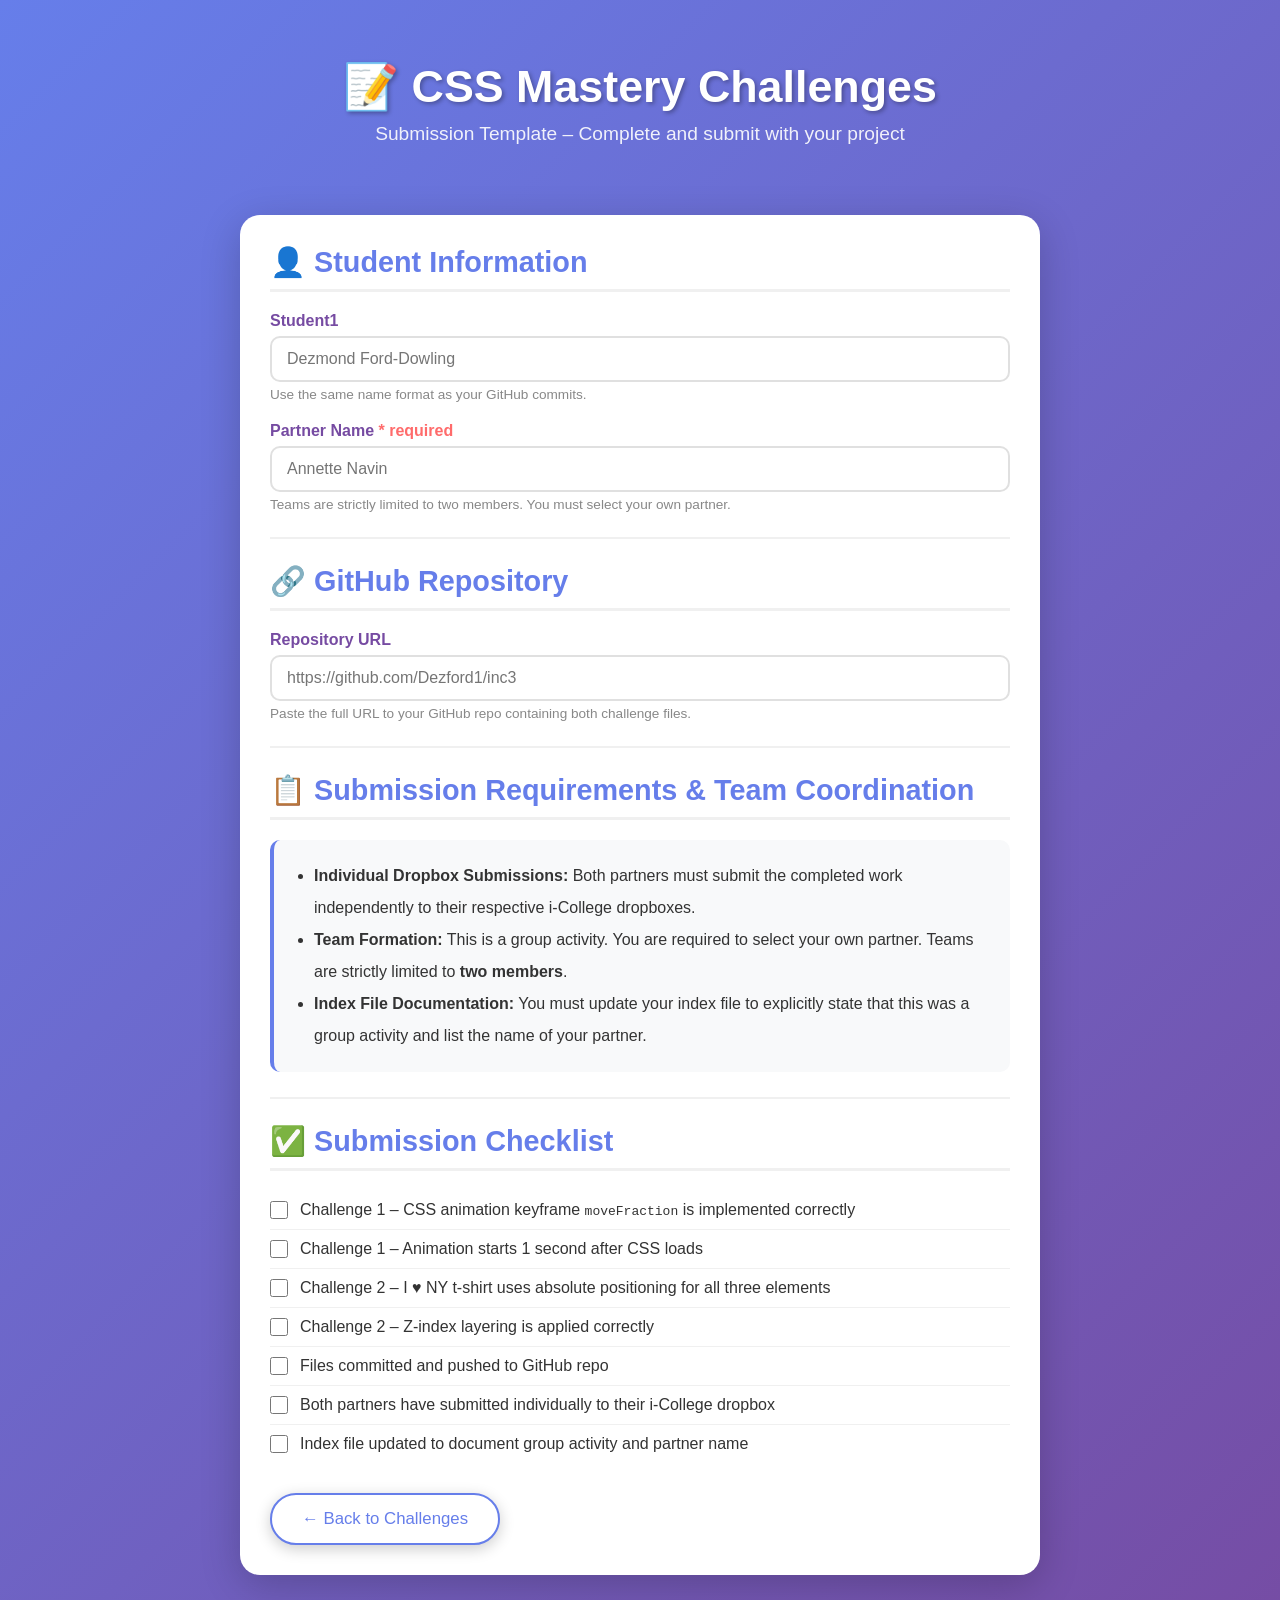
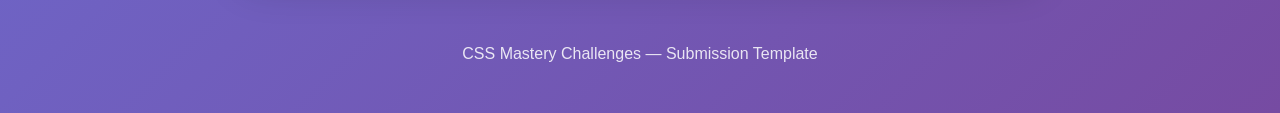
<file: index.html>
<!doctype html>
<html lang="en">
  <head>
    <meta charset="UTF-8" />
    <meta name="viewport" content="width=device-width, initial-scale=1.0" />
    <title>CSS Mastery Challenges – Submission</title>
    <style>
      * {
        margin: 0;
        padding: 0;
        box-sizing: border-box;
      }

      body {
        font-family: "Segoe UI", Tahoma, Geneva, Verdana, sans-serif;
        background: linear-gradient(135deg, #667eea 0%, #764ba2 100%);
        min-height: 100vh;
        padding: 20px;
        color: #333;
      }

      .container {
        max-width: 800px;
        margin: 0 auto;
      }

      header {
        text-align: center;
        color: white;
        padding: 40px 20px;
      }

      header h1 {
        font-size: 2.8em;
        margin-bottom: 10px;
        text-shadow: 2px 2px 4px rgba(0, 0, 0, 0.3);
      }

      header p {
        font-size: 1.2em;
        opacity: 0.9;
      }

      .card {
        background: white;
        border-radius: 20px;
        padding: 30px;
        box-shadow: 0 10px 40px rgba(0, 0, 0, 0.2);
        margin-top: 30px;
      }

      .card h2 {
        color: #667eea;
        font-size: 1.8em;
        margin-bottom: 20px;
        padding-bottom: 10px;
        border-bottom: 3px solid #f0f0f0;
      }

      .form-group {
        margin-bottom: 20px;
      }

      .form-group label {
        display: block;
        font-weight: 600;
        color: #764ba2;
        margin-bottom: 6px;
        font-size: 1em;
      }

      .form-group input[type="text"],
      .form-group input[type="url"] {
        width: 100%;
        padding: 12px 15px;
        border: 2px solid #e0e0e0;
        border-radius: 10px;
        font-size: 1em;
        font-family: "Segoe UI", Tahoma, Geneva, Verdana, sans-serif;
        transition:
          border-color 0.3s ease,
          box-shadow 0.3s ease;
        outline: none;
      }

      .form-group input[type="text"]:focus,
      .form-group input[type="url"]:focus {
        border-color: #667eea;
        box-shadow: 0 0 0 3px rgba(102, 126, 234, 0.15);
      }

      .form-group .hint {
        margin-top: 5px;
        font-size: 0.85em;
        color: #888;
      }

      .divider {
        border: none;
        border-top: 2px solid #f0f0f0;
        margin: 25px 0;
      }

      .checklist {
        list-style: none;
        margin-top: 10px;
      }

      .checklist li {
        display: flex;
        align-items: center;
        gap: 12px;
        padding: 10px 0;
        border-bottom: 1px solid #f0f0f0;
        font-size: 1em;
      }

      .checklist li:last-child {
        border-bottom: none;
      }

      .checklist input[type="checkbox"] {
        width: 18px;
        height: 18px;
        accent-color: #667eea;
        cursor: pointer;
        flex-shrink: 0;
      }

      .btn-row {
        display: flex;
        gap: 15px;
        margin-top: 30px;
        flex-wrap: wrap;
      }

      .btn {
        background: linear-gradient(135deg, #667eea 0%, #764ba2 100%);
        color: white;
        padding: 14px 30px;
        border: none;
        border-radius: 30px;
        font-size: 1.05em;
        cursor: pointer;
        transition: all 0.3s ease;
        text-decoration: none;
        display: inline-block;
        box-shadow: 0 4px 15px rgba(0, 0, 0, 0.2);
        font-family: "Segoe UI", Tahoma, Geneva, Verdana, sans-serif;
      }

      .btn:hover {
        transform: scale(1.05);
        box-shadow: 0 6px 20px rgba(0, 0, 0, 0.3);
      }

      .btn-secondary {
        background: white;
        color: #667eea;
        border: 2px solid #667eea;
      }

      .btn-secondary:hover {
        background: #667eea;
        color: white;
      }

      footer {
        text-align: center;
        color: white;
        padding: 30px 20px;
        margin-top: 40px;
        opacity: 0.85;
      }
    </style>
  </head>
  <body>
    <div class="container">
      <header>
        <h1>📝 CSS Mastery Challenges</h1>
        <p>Submission Template – Complete and submit with your project</p>
      </header>

      <div class="card">
        <h2>👤 Student Information</h2>

        <div class="form-group">
          <label for="student1">Student1</label>
          <input type="text" id="student1" placeholder="Dezmond Ford-Dowling" />
          <p class="hint">Use the same name format as your GitHub commits.</p>
        </div>

        <div class="form-group">
          <label for="student2"
            >Partner Name <span style="color: #ff6b6b">* required</span></label
          >
          <input type="text" id="student2" placeholder="Annette Navin" />
          <p class="hint">
            Teams are strictly limited to two members. You must select your own
            partner.
          </p>
        </div>

        <hr class="divider" />

        <h2>🔗 GitHub Repository</h2>

        <div class="form-group">
          <label for="github-repo">Repository URL</label>
          <input
            type="url"
            id="github-repo"
            placeholder="https://github.com/Dezford1/inc3"
          />
          <p class="hint">
            Paste the full URL to your GitHub repo containing both challenge
            files.
          </p>
        </div>

        <hr class="divider" />

        <h2>📋 Submission Requirements &amp; Team Coordination</h2>
        <div
          style="
            background: #f8f9fa;
            border-left: 4px solid #667eea;
            border-radius: 10px;
            padding: 20px;
            margin-bottom: 10px;
          "
        >
          <ul style="margin-left: 20px; line-height: 2">
            <li>
              <strong>Individual Dropbox Submissions:</strong> Both partners
              must submit the completed work independently to their respective
              i-College dropboxes.
            </li>
            <li>
              <strong>Team Formation:</strong> This is a group activity. You are
              required to select your own partner. Teams are strictly limited to
              <strong>two members</strong>.
            </li>
            <li>
              <strong>Index File Documentation:</strong> You must update your
              index file to explicitly state that this was a group activity and
              list the name of your partner.
            </li>
          </ul>
        </div>

        <hr class="divider" />

        <h2>✅ Submission Checklist</h2>
        <ul class="checklist">
          <li>
            <input type="checkbox" id="chk1" />
            <label for="chk1"
              >Challenge 1 – CSS animation keyframe <code>moveFraction</code> is
              implemented correctly</label
            >
          </li>
          <li>
            <input type="checkbox" id="chk2" />
            <label for="chk2"
              >Challenge 1 – Animation starts 1 second after CSS loads</label
            >
          </li>
          <li>
            <input type="checkbox" id="chk3" />
            <label for="chk3"
              >Challenge 2 – I ♥ NY t-shirt uses absolute positioning for all
              three elements</label
            >
          </li>
          <li>
            <input type="checkbox" id="chk4" />
            <label for="chk4"
              >Challenge 2 – Z-index layering is applied correctly</label
            >
          </li>
          <li>
            <input type="checkbox" id="chk5" />
            <label for="chk5">Files committed and pushed to GitHub repo</label>
          </li>
          <li>
            <input type="checkbox" id="chk6" />
            <label for="chk6"
              >Both partners have submitted individually to their i-College
              dropbox</label
            >
          </li>
          <li>
            <input type="checkbox" id="chk7" />
            <label for="chk7"
              >Index file updated to document group activity and partner
              name</label
            >
          </li>
        </ul>

        <div class="btn-row">
          <a href="index.html" class="btn btn-secondary"
            >← Back to Challenges</a
          >
        </div>
      </div>

      <footer>
        <p>CSS Mastery Challenges &mdash; Submission Template</p>
      </footer>
    </div>
  </body>
</html>
</file>
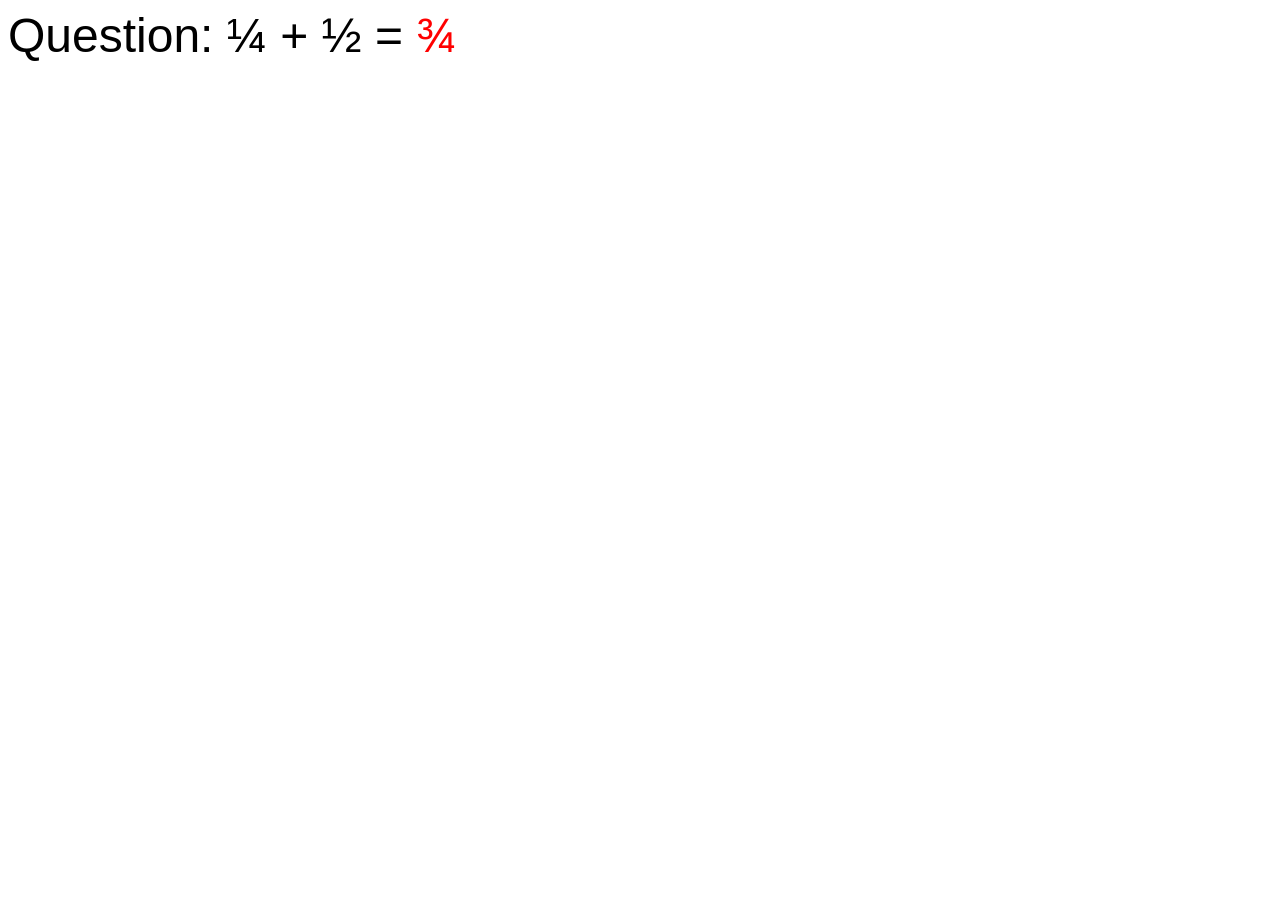
<file: 4370 In-Class Assignment 03, Pt. 01.html>
<!DOCTYPE HTML>
<html>
   <head>
      <title>Question and Answer</title>
      <style>
   
         body {
            font-family: Calibri, sans-serif;
            font-size: 3em;
         }
   
         #answer {
            color: black;
            width: 100px;
            animation-name: moveFraction;
            animation-delay: 1s;
            animation-duration: 2s;
            animation-fill-mode: forwards;
         }
   
         @keyframes moveFraction {
            0% {
               color: yellow;
               transform: translate(-355px, 60px);
            }
            50% {
               transform: translate(0px, 60px);
            }
            100% {
               color: red;
               transform: translate(0px, 0px);
            }
         }
   
   
         #question {
            transition: transform 0.6s ease-in-out;
         }
   
         #question:hover {
            transform: scale(0.9);
         }
         
         span {
            display: inline-block;         
         }
   
      </style>
   </head>
   <body>
      <span id="question">Question: &frac14; + &frac12; =</span>
      <span id="answer">&frac34;</span>   
   </body>
</html>
</file>
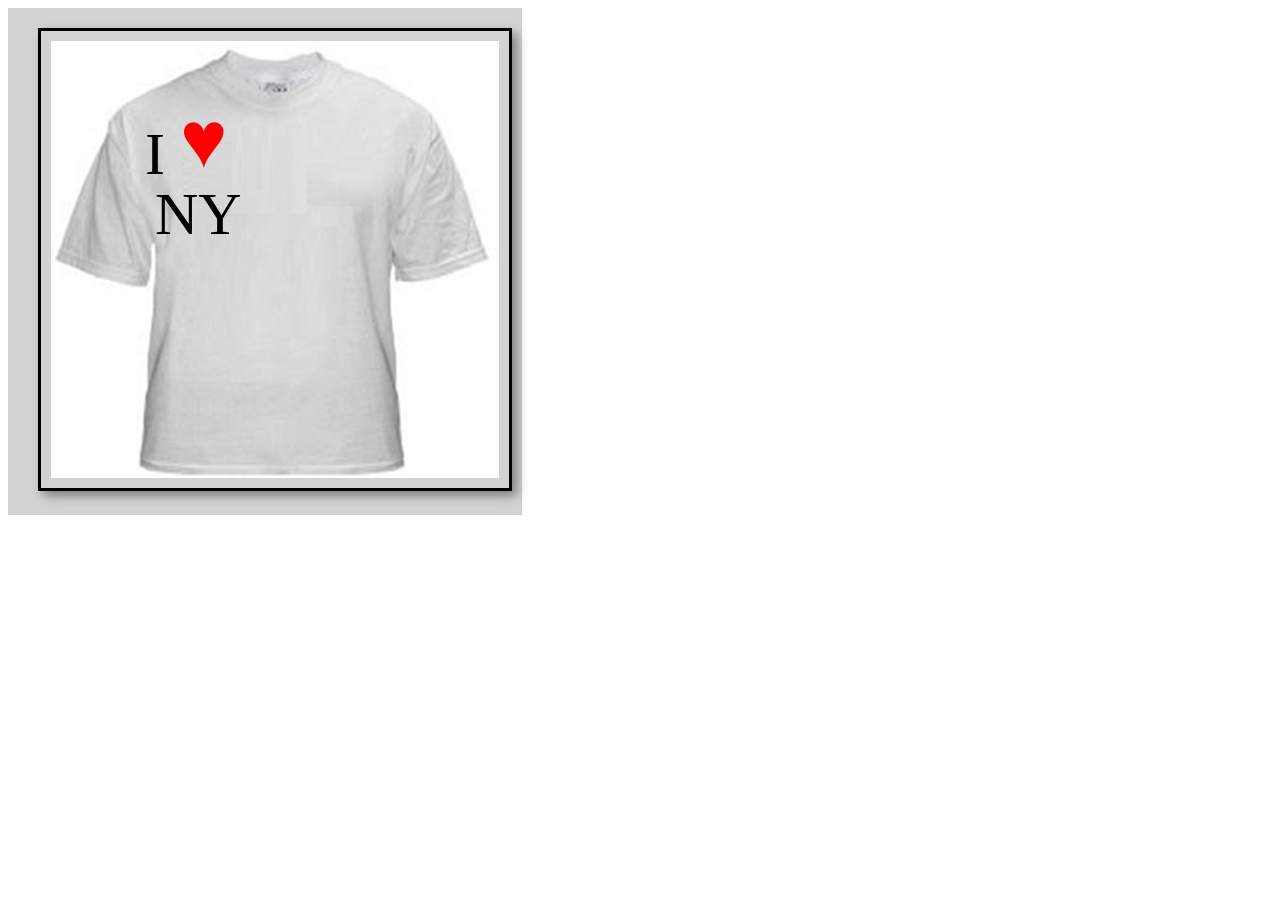
<file: 4370 In-Class Assignment 03, Pt. 02.html>
<!doctype html>
<html>
  <head>
    <title>I ♥ NY T-Shirt</title>

    <style>
      div {
        position: relative;
        background-color: lightgray;
        display: inline-block;
      }

      img {
        position: relative;
        left: 10px;

        border: 3px solid black;
        padding: 10px;
        margin: 20px;

        box-shadow: 5px 5px 10px gray;
      }

      .words {
        font-family: Impact;
        font-size: 60px;
      }

      .first {
        position: absolute;
        top: 120px;
        left: 145px;
        z-index: 2;
      }

      .heart {
        color: red;
        font-size: 80px;

        position: absolute;
        top: 95px;
        left: 180px;
        z-index: 2;
      }

      .last {
        position: absolute;
        top: 180px;
        left: 155px;
        z-index: 2;
      }
    </style>
  </head>

  <body>
    <span class="first words">I</span>

    <span class="heart">&hearts;</span>

    <span class="last words">NY</span>

    <div>
      <img src="tshirt.png" alt="White t-shirt" />
    </div>
  </body>
</html>
</file>
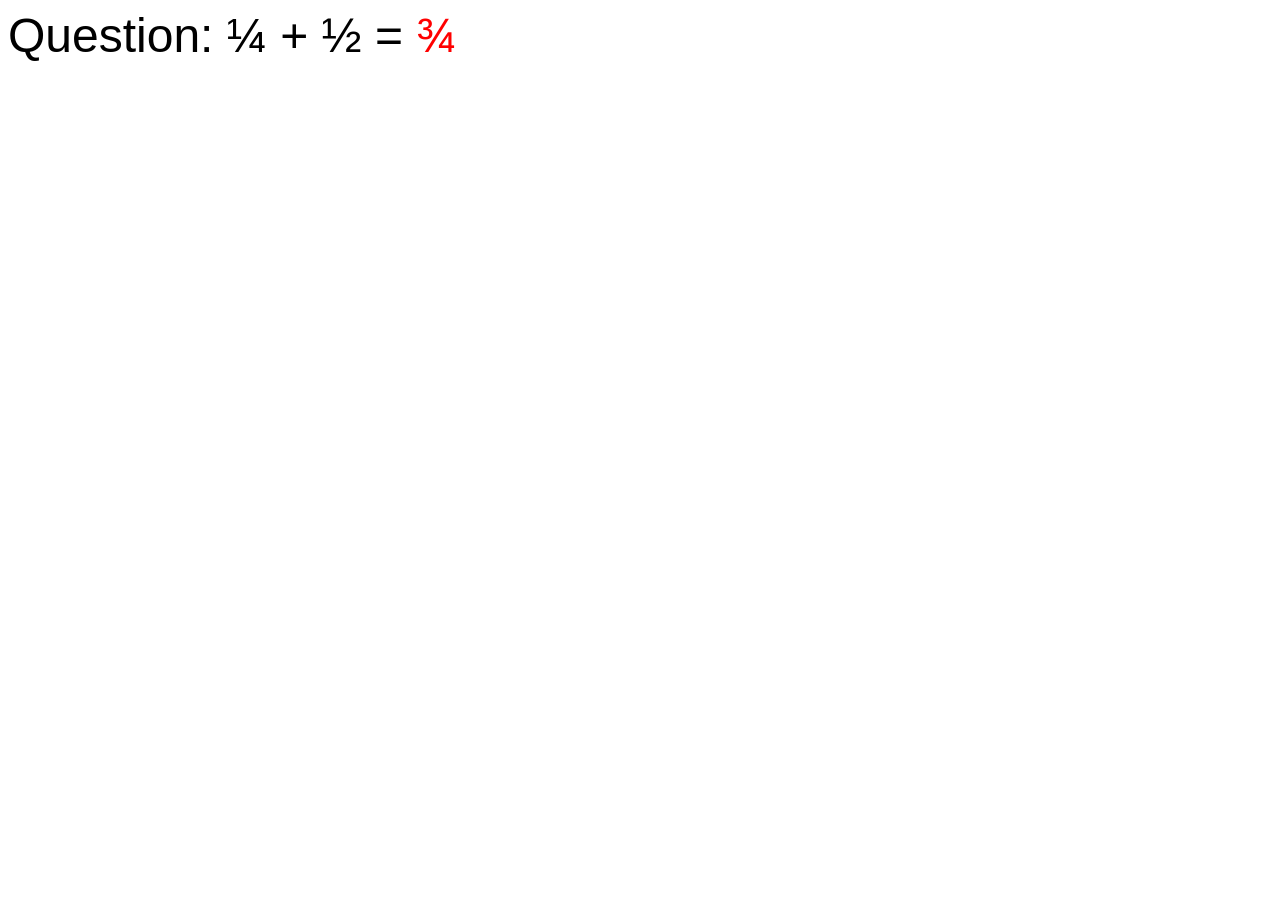
<file: challenge1.html>
<!DOCTYPE html>
<html>
  <head>
    <title>Question and Answer</title>
    <style>
      body {
        font-family: Calibri, sans-serif;
        font-size: 3em;
      }

      #answer {
        color: black;
        width: 100px;

        animation: moveFraction 2s 1s;
        animation-fill-mode: forwards;
      }

      @keyframes moveFraction {
        0% {
          color: yellow;
          transform: translate(-355px, 60px);
        }

        50% {
          transform: translate(0px, 60px);
        }

        100% {
          color: red;
          transform: translate(0px, 0px);
        }
      }

      #question {
        transition: transform 0.6s ease-in-out;
      }

      #question:hover {
        transform: scale(0.9);
      }

      span {
        display: inline-block;
      }
    </style>
  </head>
  <body>
    <span id="question">Question: &frac14; + &frac12; =</span>
    <span id="answer">&frac34;</span>
  </body>
</html>
</file>
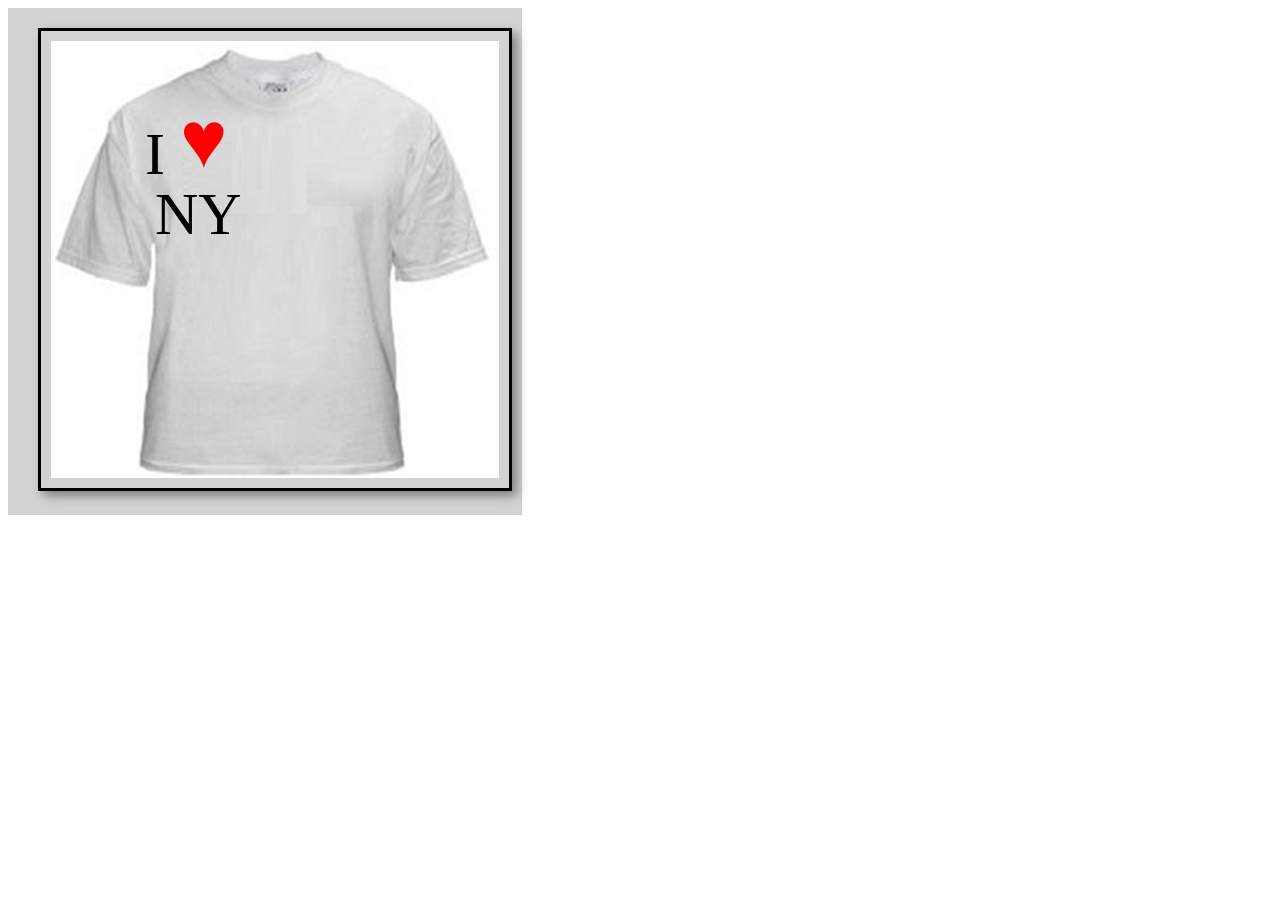
<file: challenge2.html>
<!doctype html>
<html>
  <head>
    <title>I ♥ NY T-Shirt</title>

    <style>
      div {
        position: relative;
        background-color: lightgray;
        display: inline-block;
      }

      img {
        position: relative;
        left: 10px;

        border: 3px solid black;
        padding: 10px;
        margin: 20px;

        box-shadow: 5px 5px 10px gray;
      }

      .words {
        font-family: Impact;
        font-size: 60px;
      }

      .first {
        position: absolute;
        top: 120px;
        left: 145px;
        z-index: 2;
      }

      .heart {
        color: red;
        font-size: 80px;

        position: absolute;
        top: 95px;
        left: 180px;
        z-index: 2;
      }

      .last {
        position: absolute;
        top: 180px;
        left: 155px;
        z-index: 2;
      }
    </style>
  </head>

  <body>
    <span class="first words">I</span>

    <span class="heart">&hearts;</span>

    <span class="last words">NY</span>

    <div>
      <img src="tshirt.png" alt="White t-shirt" />
    </div>
  </body>
</html>
</file>
